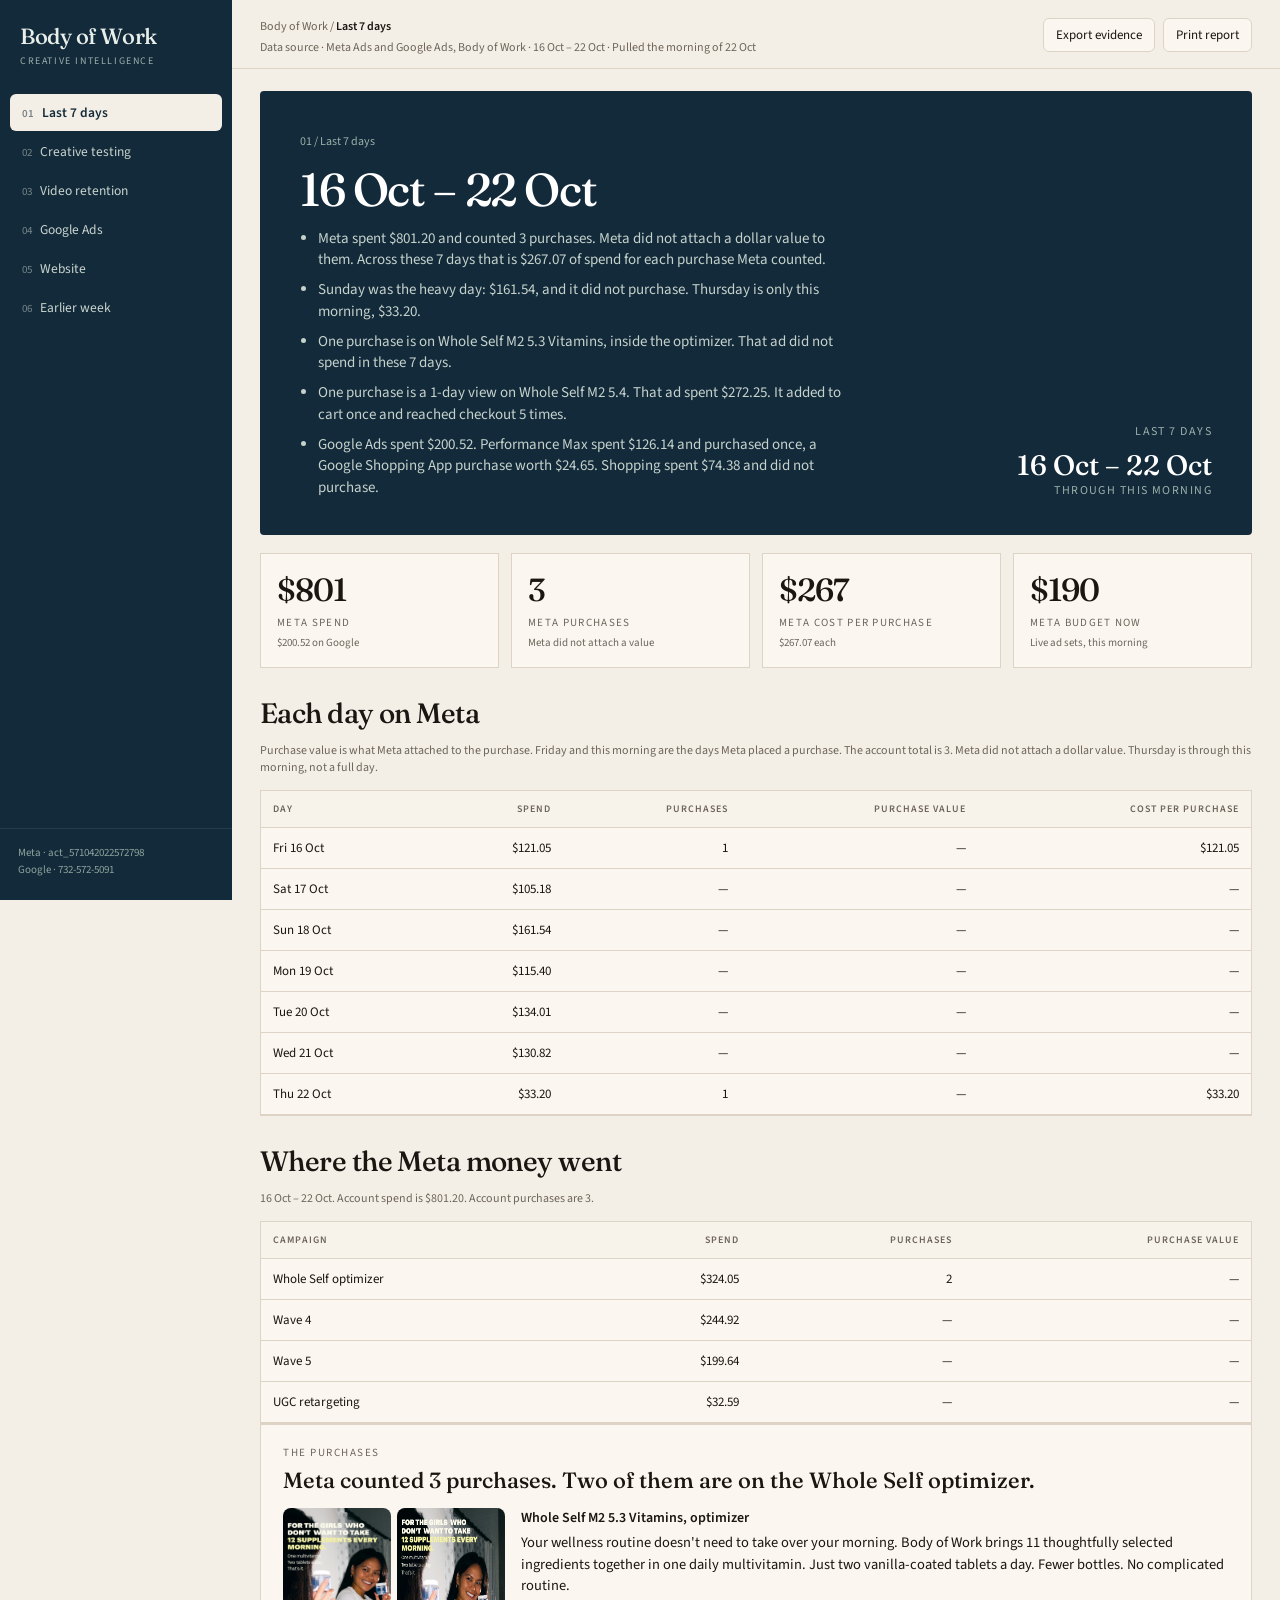
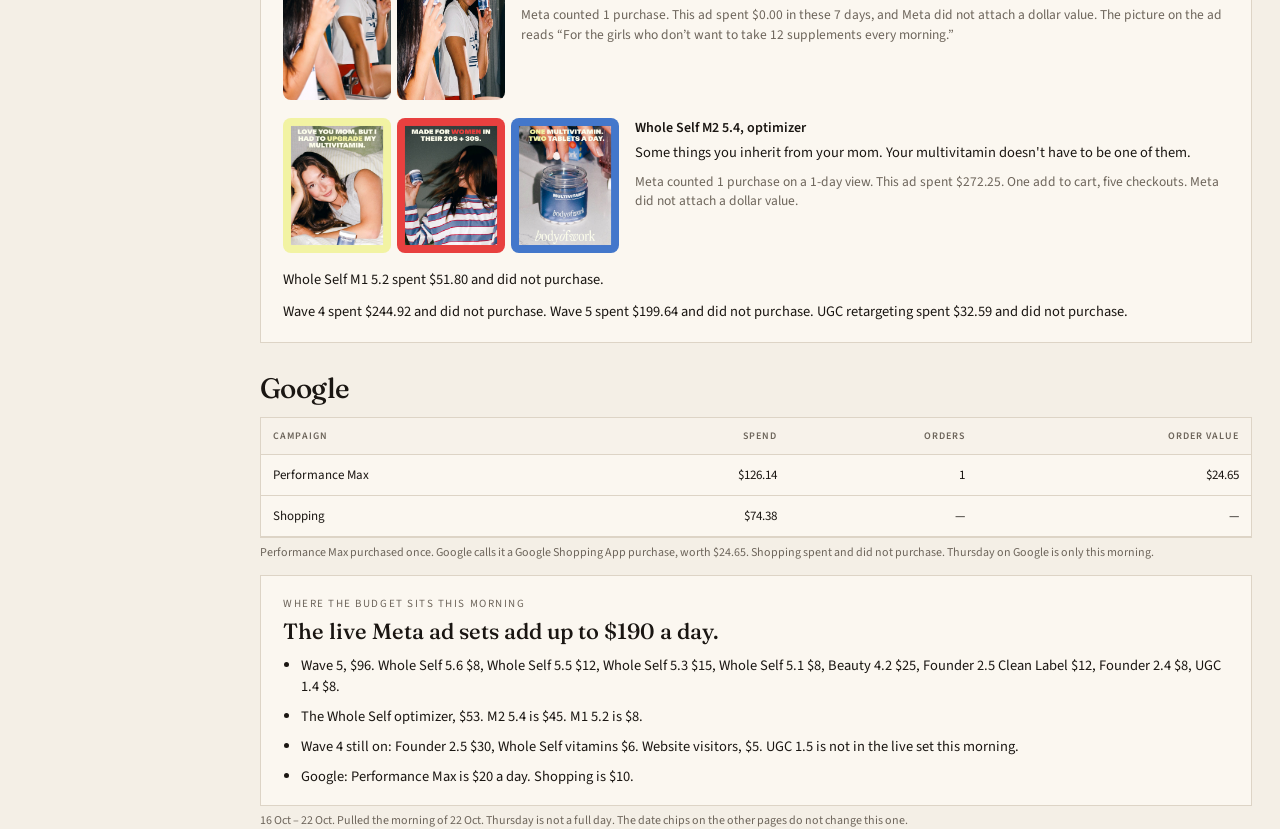
<file: index.html>
<!DOCTYPE html>
<html lang="en">
<head>
  <meta charset="UTF-8" />
  <meta name="viewport" content="width=device-width, initial-scale=1" />
  <title>Body of Work · Creative Intelligence</title>
  <meta http-equiv="Cache-Control" content="no-cache, no-store, must-revalidate" />
  <meta http-equiv="Pragma" content="no-cache" />
  <link rel="preconnect" href="https://fonts.googleapis.com" />
  <link rel="preconnect" href="https://fonts.gstatic.com" crossorigin />
  <link href="https://fonts.googleapis.com/css2?family=Fraunces:opsz,wght@9..144,400;9..144,500;9..144,600&family=Source+Sans+3:wght@400;500;600;700&display=swap" rel="stylesheet" />
  <link rel="stylesheet" href="styles.css?v=20261021a" />
</head>
<body>
  <aside class="sidebar">
    <div class="brand">
      <div class="mark">Body of Work</div>
      <div class="sub">Creative intelligence</div>
    </div>
    <nav class="nav" id="nav"></nav>
    <div class="sidebar-foot">
      Meta · act_571042022572798<br />
      Google · 732-572-5091
    </div>
  </aside>
  <div class="shell">
    <header class="topbar">
      <div>
        <div class="crumb">Body of Work / <strong id="crumb">Creative Intelligence</strong></div>
        <div class="meta-line" id="metaLine"></div>
      </div>
      <div class="top-actions">
        <div class="periods" id="periods"></div>
        <div class="custom-range hidden" id="customRange">
          <input type="date" id="fromDate" />
          <span>to</span>
          <input type="date" id="toDate" />
        </div>
        <button class="btn" id="exportBtn">Export evidence</button>
        <button class="btn" onclick="window.print()">Print report</button>
      </div>
    </header>
    <div class="stage">
      <main class="content" id="page"><p class="lede">Loading the last 7 days…</p></main>
      <aside class="inspector" id="inspector"></aside>
    </div>
  </div>
  <script src="app.js?v=20261022b"></script>
</body>
</html>
</file>
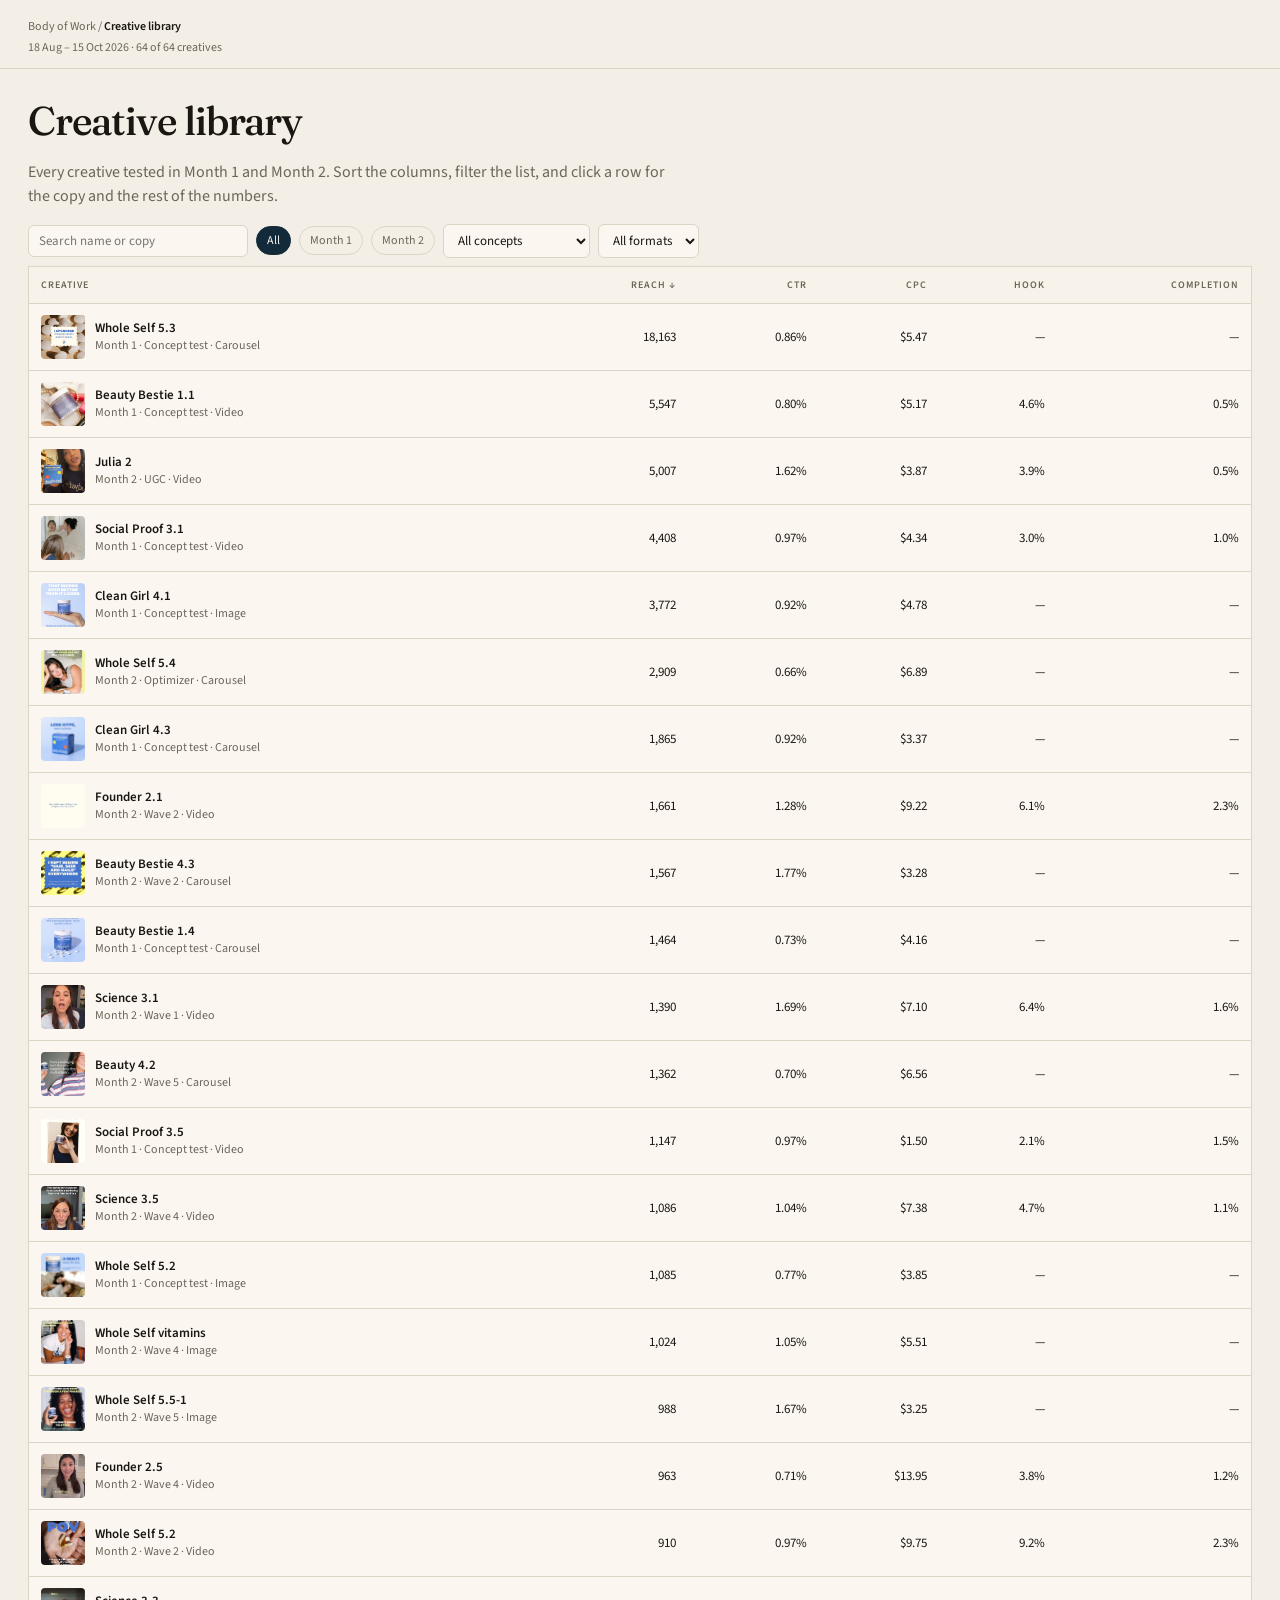
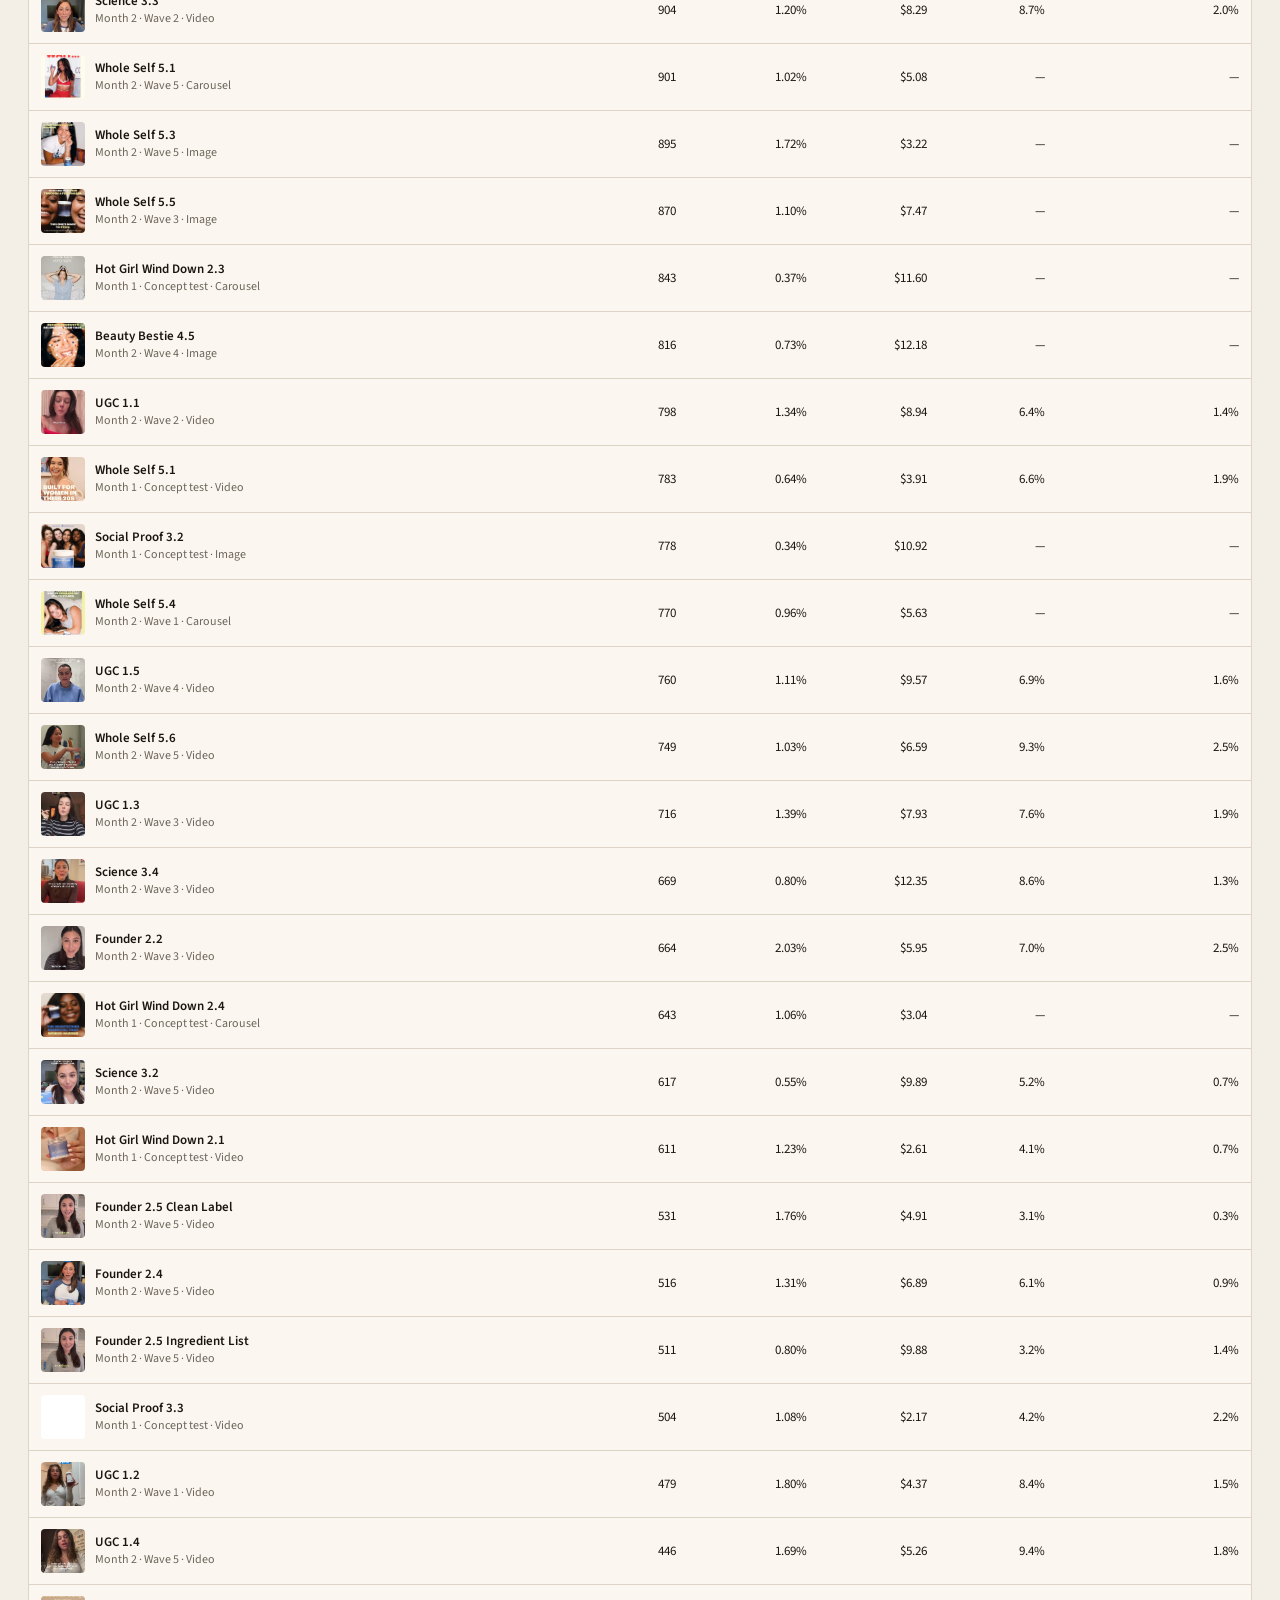
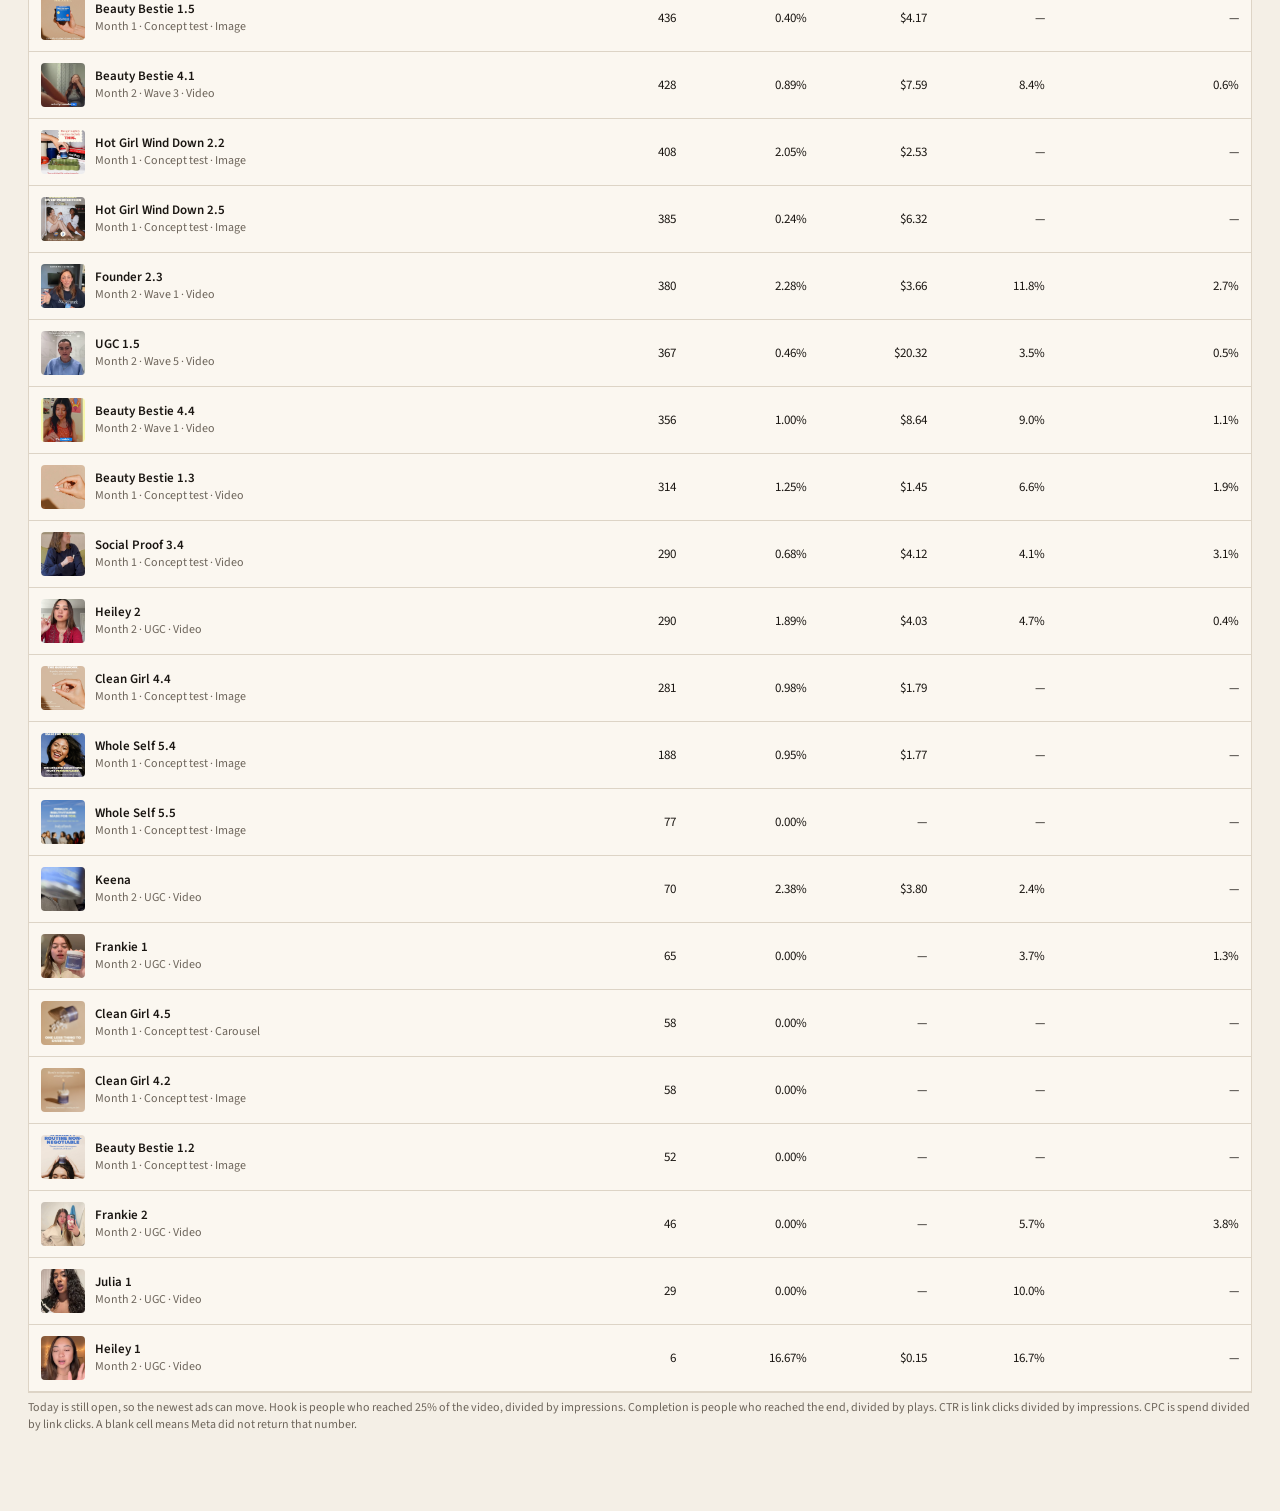
<file: creatives.html>
<!DOCTYPE html>
<html lang="en">
<head>
  <meta charset="UTF-8" />
  <meta name="viewport" content="width=device-width, initial-scale=1" />
  <title>Body of Work · Creative library</title>
  <link rel="preconnect" href="https://fonts.googleapis.com" />
  <link rel="preconnect" href="https://fonts.gstatic.com" crossorigin />
  <link href="https://fonts.googleapis.com/css2?family=Fraunces:opsz,wght@9..144,400;9..144,500;9..144,600&family=Source+Sans+3:wght@400;500;600;700&display=swap" rel="stylesheet" />
  <link rel="stylesheet" href="styles.css?v=20261015e" />
  <style>
    body.library-page { display: block; height: auto; min-height: 100%; }
    .library-page .topbar { position: sticky; top: 0; }
    .library-page .stage { min-height: calc(100vh - 74px); align-items: stretch; }
    .library-page h1 { font-size: 40px; }
    .filters { display: flex; flex-wrap: wrap; gap: 8px; align-items: center; margin: 14px 0 8px; }
    .filters input[type="search"], .filters select {
      border: 1px solid var(--line);
      background: var(--paper);
      color: var(--ink);
      border-radius: 6px;
      padding: 6px 10px;
      font-size: 13px;
    }
    .filters input[type="search"] { min-width: 220px; }
    .shot {
      width: 72px;
      height: 96px;
      object-fit: cover;
      border-radius: 6px;
      background: #111;
      display: block;
    }
    .library-page th button {
      appearance: none;
      background: none;
      border: 0;
      padding: 0;
      color: inherit;
      font: inherit;
      letter-spacing: inherit;
      text-transform: inherit;
      cursor: pointer;
    }
    .library-page th button:hover { color: var(--ink); }
    .library-page .inspector {
      display: block;
      position: sticky;
      top: 0;
      z-index: 8;
      height: 100vh;
      overflow: hidden;
      width: 0;
      padding: 0;
      border: 0;
      transition: width 0.28s ease;
    }
    .library-page .inspector.open {
      width: 380px;
      padding: 18px 16px 40px;
      border-left: 1px solid var(--line);
      overflow-y: auto;
    }
    .library-page .inspector .sheet { min-width: 320px; }
    .library-page .copy { white-space: pre-wrap; font-size: 14.5px; line-height: 1.5; margin: 8px 0 12px; }
    @media (max-width: 860px) {
      .library-page .inspector.open {
        position: fixed;
        top: 0;
        right: 0;
        bottom: 0;
        width: min(100%, 420px);
        z-index: 30;
        box-shadow: -12px 0 40px rgba(19, 42, 58, 0.16);
        display: block !important;
      }
    }
  </style>
</head>
<body class="library-page">
  <header class="topbar">
    <div>
      <div class="crumb">Body of Work / <strong>Creative library</strong></div>
      <div class="meta-line" id="metaLine">Loading the tests…</div>
    </div>
  </header>
  <div class="stage">
    <main class="content" id="page"></main>
    <aside class="inspector" id="inspector"></aside>
  </div>
  <script src="creatives.js?v=20261015a"></script>
</body>
</html>
</file>
<file: styles.css>
:root {
  --bg: #f4efe6;
  --bg-2: #ebe4d8;
  --paper: #fbf7f0;
  --navy: #132a3a;
  --navy-2: #1b3a4e;
  --ink: #1a1612;
  --muted: #6d655b;
  --line: #ddd4c6;
  --green: #d7ead9;
  --green-ink: #215c38;
  --gold: #c4a36a;
  --warn: #f0e2c4;
  --warn-ink: #7a5a18;
  --danger: #ead7d2;
  --accent: #2c6a56;
  --sidebar: 232px;
  --inspector: 340px;
  --serif: "Fraunces", "Iowan Old Style", Georgia, serif;
  --sans: "Source Sans 3", "Avenir Next", "Segoe UI", sans-serif;
}

* { box-sizing: border-box; }
html, body { margin: 0; height: 100%; }
body {
  font-family: var(--sans);
  color: var(--ink);
  background: var(--bg);
  display: flex;
  min-height: 100%;
}

button, input, select { font-family: inherit; }

.sidebar {
  width: var(--sidebar);
  background: var(--navy);
  color: #e8eee9;
  display: flex;
  flex-direction: column;
  flex-shrink: 0;
  min-height: 100vh;
  position: sticky;
  top: 0;
}
.brand { padding: 22px 20px 18px; }
.brand .mark {
  font-family: var(--serif);
  font-size: 22px;
  font-weight: 500;
  letter-spacing: -0.02em;
}
.brand .sub {
  margin-top: 4px;
  font-size: 10px;
  letter-spacing: 0.16em;
  text-transform: uppercase;
  color: #9bb0aa;
}
.nav { display: flex; flex-direction: column; padding: 8px 10px; gap: 2px; }
.nav button {
  appearance: none;
  background: transparent;
  border: 0;
  color: #c9d4ce;
  text-align: left;
  padding: 9px 12px;
  border-radius: 6px;
  font-size: 13.5px;
  cursor: pointer;
}
.nav button:hover { background: rgba(255,255,255,0.06); color: #fff; }
.nav button.active { background: #f4efe6; color: var(--navy); font-weight: 600; }
.nav .num { opacity: 0.55; margin-right: 8px; font-size: 11px; }
.sidebar-foot {
  margin-top: auto;
  padding: 16px 18px 22px;
  font-size: 11px;
  color: #8fa39c;
  line-height: 1.5;
  border-top: 1px solid rgba(255,255,255,0.08);
}

.shell { flex: 1; min-width: 0; display: flex; flex-direction: column; }
.topbar {
  display: flex;
  align-items: flex-start;
  justify-content: space-between;
  gap: 16px;
  padding: 18px 28px 12px;
  border-bottom: 1px solid var(--line);
  background: var(--bg);
  position: sticky;
  top: 0;
  z-index: 5;
}
.crumb { font-size: 12px; color: var(--muted); }
.crumb strong { color: var(--ink); font-weight: 600; }
.meta-line { margin-top: 4px; font-size: 12px; color: var(--muted); }
.top-actions { display: flex; gap: 8px; align-items: center; flex-wrap: wrap; justify-content: flex-end; }
.btn {
  border: 1px solid var(--line);
  background: var(--paper);
  color: var(--ink);
  padding: 7px 12px;
  border-radius: 6px;
  font-size: 13px;
  cursor: pointer;
}
.btn:hover { background: #fff; }
.btn.primary { background: var(--navy); color: #f4efe6; border-color: var(--navy); }
.btn.primary:hover { background: var(--navy-2); }

.periods { display: flex; gap: 6px; flex-wrap: wrap; align-items: center; }
.chip {
  border: 1px solid var(--line);
  background: transparent;
  color: var(--muted);
  padding: 5px 10px;
  border-radius: 999px;
  font-size: 12px;
  cursor: pointer;
}
.chip.active { background: var(--navy); color: #f4efe6; border-color: var(--navy); }
.custom-range { display: flex; gap: 6px; align-items: center; }
.custom-range input[type="date"] {
  border: 1px solid var(--line);
  background: var(--paper);
  padding: 4px 8px;
  border-radius: 6px;
  font-size: 12px;
}
.custom-range.hidden { display: none; }

.stage { display: flex; flex: 1; min-height: 0; }
.content { flex: 1; min-width: 0; padding: 22px 28px 64px; }
.inspector {
  width: var(--inspector);
  flex-shrink: 0;
  border-left: 1px solid var(--line);
  background: var(--paper);
  padding: 18px 16px 32px;
  display: none;
}
.inspector.open { display: block; overflow-y: auto; }
.inspector .media-video {
  width: 100%;
  aspect-ratio: 4 / 5;
  height: auto;
  object-fit: contain;
  border: 0;
  border-radius: 8px;
  background: #111;
  margin: 0 0 12px;
  display: block;
}
.inspector .media-still {
  width: 100%;
  height: auto;
  display: block;
  border-radius: 8px;
  margin: 0 0 8px;
  background: #111;
}
.inspector h3 { font-family: var(--serif); font-weight: 500; margin: 0 0 8px; font-size: 22px; }
.inspector .preview {
  width: 100%;
  aspect-ratio: 4/5;
  object-fit: cover;
  border-radius: 8px;
  background: var(--bg-2);
  margin-bottom: 12px;
}
.inspector .preview-frame {
  width: 100%;
  height: 480px;
  border: 0;
  border-radius: 8px;
  background: #111;
  margin-bottom: 12px;
}
.kvs { display: grid; grid-template-columns: 1fr 1fr; gap: 10px 12px; margin: 12px 0 16px; }
.kvs div { font-size: 12px; color: var(--muted); }
.kvs strong { display: block; color: var(--ink); font-size: 16px; font-weight: 600; margin-top: 2px; }
.close-x { float: right; border: 0; background: none; cursor: pointer; color: var(--muted); font-size: 18px; }

h1 {
  font-family: var(--serif);
  font-weight: 500;
  font-size: 42px;
  line-height: 1.12;
  letter-spacing: -0.03em;
  margin: 8px 0 10px;
}
h2 {
  font-family: var(--serif);
  font-weight: 500;
  font-size: 28px;
  margin: 28px 0 12px;
  letter-spacing: -0.02em;
}
h3 { font-size: 15px; margin: 0 0 8px; }
.lede { font-size: 16px; color: var(--muted); max-width: 640px; line-height: 1.5; }
.caption { font-size: 12px; color: var(--muted); margin: 6px 0 14px; }
.k {
  font-size: 11px;
  letter-spacing: 0.14em;
  text-transform: uppercase;
  color: var(--muted);
  margin-bottom: 6px;
}

.hero {
  background: var(--navy);
  color: #f4efe6;
  padding: 36px 40px;
  border-radius: 4px;
  display: grid;
  grid-template-columns: 1.5fr 0.9fr;
  gap: 24px;
  align-items: end;
}
.hero h1 { color: #fff; font-size: 46px; margin: 0 0 12px; }
.hero p { color: #c5d2cc; margin: 0; max-width: 520px; }
.hero ul { margin: 0; padding-left: 18px; max-width: 560px; }
.hero li { color: #c5d2cc; margin: 0 0 8px; font-size: 15px; line-height: 1.45; }
.hero li:last-child { margin-bottom: 0; }
.hero .when { text-align: right; font-size: 12px; letter-spacing: 0.12em; text-transform: uppercase; color: #9bb0aa; }
.hero .when b { display: block; font-family: var(--serif); font-size: 28px; letter-spacing: 0; text-transform: none; color: #fff; font-weight: 500; margin-top: 8px; }

.kpi-row {
  display: grid;
  grid-template-columns: repeat(5, 1fr);
  gap: 0;
  border-bottom: 1px solid var(--line);
  margin: 8px 0 22px;
}
.kpi-row.six { grid-template-columns: repeat(6, 1fr); }
.kpi.muted .v { color: var(--muted); }
.kpi { padding: 18px 8px 16px 0; }
.kpi .v { font-size: 28px; font-weight: 500; letter-spacing: -0.03em; }
.kpi .l { font-size: 11px; letter-spacing: 0.12em; text-transform: uppercase; color: var(--muted); margin-top: 4px; }

.score-grid {
  display: grid;
  grid-template-columns: repeat(4, 1fr);
  gap: 12px;
  margin: 18px 0 28px;
}
.test-grid { display: grid; grid-template-columns: repeat(5, minmax(0, 1fr)); gap: 10px; margin: 8px 0 28px; }
.test-card { background: var(--paper); border: 1px solid var(--line); cursor: pointer; }
.test-card.paused { opacity: 0.78; }
.test-card .thumb { width: 100%; height: 148px; object-fit: cover; display: block; background: var(--bg-2); }
.test-body { padding: 12px 12px 14px; }
.test-card .flag { font-size: 10px; letter-spacing: 0.14em; text-transform: uppercase; color: var(--muted); }
.test-card h3 { font-family: var(--serif); font-size: 18px; font-weight: 500; margin: 4px 0 2px; }
.test-card .sub { font-size: 12px; color: var(--muted); }
.test-metrics { display: grid; grid-template-columns: repeat(3, 1fr); gap: 6px; margin-top: 10px; }
.test-metrics b { display: block; font-family: var(--serif); font-size: 18px; font-weight: 500; }
.test-metrics span { font-size: 10px; letter-spacing: 0.08em; text-transform: uppercase; color: var(--muted); }

.score-grid.ten { grid-template-columns: repeat(5, 1fr); }
.score-grid.funnel { grid-template-columns: repeat(4, 1fr); }
.score-grid.squares { grid-template-columns: repeat(4, minmax(0, 1fr)); gap: 10px; }
.score {
  background: var(--paper);
  border: 1px solid var(--line);
  padding: 18px 16px 16px;
  min-height: 96px;
}
.score-grid.squares .score {
  aspect-ratio: 1;
  min-height: 0;
  display: flex;
  flex-direction: column;
  justify-content: center;
  padding: 16px 16px 18px;
}
.score-grid.compact { grid-template-columns: repeat(5, minmax(0, 1fr)); gap: 8px; margin: 8px 0 14px; }
.score-grid.compact.four { grid-template-columns: repeat(4, minmax(0, 1fr)); }
.score-grid.compact .score { aspect-ratio: auto; min-height: 0; padding: 10px 12px 11px; }
.score-grid.compact .v { font-size: 22px; }
.score-grid.compact .l { margin-top: 4px; letter-spacing: 0.08em; }
.score-grid.compact .h { margin-top: 3px; }
.band { margin-top: 4px; }
.band h3 {
  font-family: var(--sans);
  font-size: 12px;
  font-weight: 600;
  letter-spacing: 0.14em;
  text-transform: uppercase;
  color: var(--muted);
  margin: 0;
}
.score .v { font-family: var(--serif); font-size: 32px; font-weight: 500; letter-spacing: -0.03em; line-height: 1.1; }
.score .l { font-size: 11px; letter-spacing: 0.12em; text-transform: uppercase; color: var(--muted); margin-top: 8px; }
.score .h { font-size: 11px; color: var(--muted); margin-top: 6px; line-height: 1.35; }
.score.muted .v { color: var(--muted); }

.flow { display: grid; gap: 10px; margin: 8px 0 28px; }
.flow-top { display: grid; grid-template-columns: 1fr 1fr 1.35fr; gap: 10px; }
.flow-card {
  background: var(--paper);
  border: 1px solid var(--line);
  padding: 18px 18px 16px;
  min-height: 210px;
  display: flex;
  flex-direction: column;
}
.flow-card .step {
  font-family: var(--serif);
  font-size: 28px;
  line-height: 1;
  color: var(--accent);
}
.flow-card h3 {
  font-family: var(--serif);
  font-size: 22px;
  font-weight: 500;
  margin: 10px 0 8px;
}
.flow-card > p { margin: 0; font-size: 14.5px; line-height: 1.45; }
.pills { display: flex; flex-direction: column; gap: 8px; margin-top: 14px; }
.pill {
  background: var(--bg);
  border: 1px solid var(--line);
  padding: 8px 10px 9px;
  font-size: 14px;
  line-height: 1.3;
}
.pill b {
  display: block;
  font-size: 10px;
  letter-spacing: 0.12em;
  text-transform: uppercase;
  color: var(--muted);
  font-weight: 600;
  margin-bottom: 2px;
}
.pill span, .camp-list span {
  display: block;
  font-family: ui-monospace, SFMono-Regular, Menlo, monospace;
  font-size: 11px;
  line-height: 1.4;
  word-break: break-word;
}
.camp-list { list-style: none; margin: 14px 0 0; padding: 0; display: flex; flex-direction: column; gap: 8px; }
.camp-list b {
  display: block;
  font-size: 10px;
  letter-spacing: 0.12em;
  text-transform: uppercase;
  color: var(--muted);
  font-weight: 600;
  margin-bottom: 2px;
}
.month-pane .camp-list b { color: #c4a36a; }
.month-pane .camp-list span { color: #f4efe6; }
.flow-card.sales { min-height: 0; }
.month-split { display: grid; grid-template-columns: 1fr 1fr; gap: 10px; margin-top: 16px; }
.month-pane { background: var(--navy); color: #f4efe6; padding: 18px 18px 16px; min-height: 180px; }
.month-pane .k { font-size: 11px; letter-spacing: 0.14em; text-transform: uppercase; color: #c4a36a; }
.month-pane h4 { font-family: var(--serif); font-size: 26px; font-weight: 500; margin: 6px 0 8px; }
.month-pane p { margin: 0; color: #e4ece8; font-size: 14.5px; line-height: 1.5; }
.month-pane.now { outline: 2px solid var(--gold); outline-offset: -2px; }

.insight-block { margin: 8px 0 28px; }
.insight-grid { display: grid; grid-template-columns: 1fr 1fr; gap: 16px; }
.insight {
  background: var(--paper);
  border: 1px solid var(--line);
  padding: 20px 22px 18px;
}
.insight.wide { grid-column: 1 / -1; }
.insight h3 {
  font-family: var(--serif);
  font-size: 22px;
  font-weight: 500;
  margin: 0 0 10px;
}
.insight p { margin: 0 0 10px; color: var(--ink); font-size: 14.5px; line-height: 1.55; }
.insight p:last-child { margin-bottom: 0; }
.insight .k { font-size: 11px; letter-spacing: 0.14em; text-transform: uppercase; color: var(--muted); margin-bottom: 6px; }
.insight ul { margin: 0; padding-left: 18px; }
.insight li { margin: 0 0 8px; font-size: 14.5px; line-height: 1.5; color: var(--ink); }
.insight li:last-child { margin-bottom: 0; }
.buy-list { display: flex; flex-direction: column; gap: 18px; margin: 14px 0 16px; }
.buy-card {
  display: grid;
  grid-template-columns: max-content minmax(0, 1fr);
  column-gap: 16px;
  align-items: start;
}
.buy-shots { display: flex; gap: 6px; }
.buy-shots img {
  width: 148px;
  max-width: 100%;
  height: auto;
  flex: 0 0 auto;
  border-radius: 8px;
  display: block;
  background: #111;
}
.buy-shots.row img { width: 108px; }
.buy-card .name { font-weight: 600; font-size: 14px; margin: 0 0 4px; }
.buy-card .copy { margin: 0 0 8px; font-size: 14.5px; line-height: 1.5; }
.buy-card .stat { margin: 0; font-size: 13.5px; line-height: 1.45; color: var(--muted); }

.signal-grid { display: grid; grid-template-columns: repeat(3, 1fr); gap: 16px; }
.signal {
  background: var(--paper);
  border: 1px solid var(--line);
  padding: 18px;
  min-height: 140px;
}
.signal .k { font-size: 11px; letter-spacing: 0.14em; text-transform: uppercase; color: var(--muted); }
.signal h3 { font-family: var(--serif); font-size: 26px; font-weight: 500; margin: 8px 0; }
.signal p { margin: 0; color: var(--muted); font-size: 14px; }

.table-wrap { overflow: auto; border: 1px solid var(--line); background: var(--paper); }
table { width: 100%; border-collapse: collapse; font-size: 13px; }
th, td { text-align: left; padding: 11px 12px; border-bottom: 1px solid var(--line); vertical-align: middle; }
th { font-size: 10px; letter-spacing: 0.1em; text-transform: uppercase; color: var(--muted); font-weight: 600; background: #f7f2ea; position: sticky; top: 0; }
td.num, th.num { text-align: right; font-variant-numeric: tabular-nums; }
tr:hover td { background: #f3eee4; }
tr.selected td { background: var(--green); }
tr { cursor: pointer; }
table.plain tr { cursor: default; }

.ad-cell { display: flex; gap: 10px; align-items: center; min-width: 220px; }
.ad-cell img, .thumb {
  width: 44px; height: 44px; object-fit: cover; border-radius: 4px; background: var(--bg-2); flex-shrink: 0;
}
.ad-cell .name, td .name { font-weight: 600; }
.ad-cell .sub, td .sub { font-size: 12px; color: var(--muted); }

.status {
  display: inline-block;
  font-size: 11px;
  padding: 3px 8px;
  border-radius: 999px;
  background: var(--bg-2);
  color: var(--muted);
  white-space: nowrap;
}
.status.promising { background: var(--green); color: var(--green-ink); }
.status.mixed { background: var(--warn); color: var(--warn-ink); }
.status.needs { background: #e4ebe8; color: #35564a; }
.status.thin { background: #ece7df; color: #7a7368; }

.age-row { display: grid; grid-template-columns: 90px 1fr 160px; gap: 12px; align-items: center; margin: 10px 0; }
.age-track { height: 28px; background: var(--bg-2); position: relative; }
.age-fill { height: 100%; background: var(--navy); }
.age-row:first-of-type .age-fill { background: var(--accent); }
.age-meta { font-size: 12px; color: var(--muted); text-align: right; }

.bundle { border: 1px solid var(--line); background: var(--paper); margin: 0 0 14px; }
.bundle-head {
  display: grid;
  grid-template-columns: 1.4fr repeat(5, 0.7fr) auto;
  gap: 8px;
  padding: 16px 18px;
  align-items: center;
  cursor: pointer;
}
.bundle-head h3 { font-family: var(--serif); font-size: 26px; font-weight: 500; margin: 0; }
.bundle-head .statv { font-size: 18px; font-weight: 600; }
.bundle-head .statl { font-size: 11px; color: var(--muted); text-transform: uppercase; letter-spacing: 0.08em; }
.bundle.conversion .bundle-head { background: var(--green); }
.bundle-body { display: none; border-top: 1px solid var(--line); }
.bundle.open .bundle-body { display: block; }

.bars { display: flex; flex-direction: column; gap: 8px; }
.sort-row {
  display: flex;
  flex-wrap: wrap;
  gap: 6px;
  align-items: center;
  margin: 4px 0 10px;
}
.sort-row select {
  border: 1px solid var(--line);
  background: var(--paper);
  color: var(--ink);
  padding: 5px 10px;
  border-radius: 6px;
  font-size: 13px;
}
.sort-label {
  font-size: 11px;
  letter-spacing: 0.12em;
  text-transform: uppercase;
  color: var(--muted);
  margin-right: 4px;
}
.bar-row { display: grid; grid-template-columns: 52px 1fr; gap: 10px; align-items: center; }
.bar-row img { width: 52px; height: 36px; object-fit: cover; border-radius: 3px; background: var(--bg-2); }
.bar-stack { display: flex; height: 18px; background: var(--bg-2); width: 100%; }
.bar-stack span { display: block; height: 100%; }
.seg-hook { background: #1f4b63; }
.seg-hold { background: #3d7a68; }
.seg-ctr { background: #c4a36a; }

.funnel { display: flex; flex-direction: column; gap: 6px; margin: 10px 0 16px; }
.funnel .frow { display: grid; grid-template-columns: 1fr auto; font-size: 12px; }
.funnel .ftrack { height: 8px; background: var(--bg-2); margin-top: 2px; grid-column: 1 / -1; }
.funnel .ffill { height: 100%; background: var(--navy); }

.ph {
  width: 44px; height: 44px; border-radius: 4px;
  background: #d9cbb8; color: #5c4e3d; display: grid; place-items: center;
  font-size: 11px; font-weight: 700; flex-shrink: 0;
}

.callout {
  border-left: 3px solid var(--accent);
  padding: 10px 14px;
  background: var(--paper);
  color: var(--muted);
  font-size: 14px;
  margin: 12px 0 20px;
}

.story { margin-top: 8px; }
.story-intro { max-width: 780px; margin: 32px 0 4px; }
.story-intro h2 {
  font-family: var(--serif);
  font-weight: 500;
  font-size: 34px;
  letter-spacing: -0.03em;
  line-height: 1.15;
  margin: 6px 0 16px;
}
.story-intro p { margin: 0 0 12px; color: var(--muted); font-size: 16px; line-height: 1.6; }
.story-intro p:last-child { margin-bottom: 0; color: var(--ink); }

.story-toc {
  display: grid;
  grid-template-columns: repeat(6, 1fr);
  gap: 0;
  margin: 8px 0 8px;
  border-top: 1px solid var(--line);
  border-bottom: 1px solid var(--line);
}
.story-toc span {
  padding: 14px 12px 14px 0;
  font-size: 12px;
  letter-spacing: 0.04em;
  color: var(--muted);
}
.story-toc span + span { border-left: 1px solid var(--line); padding-left: 14px; }
.story-toc b {
  display: block;
  font-family: var(--serif);
  font-size: 15px;
  font-weight: 500;
  color: var(--gold);
  margin-bottom: 2px;
}
.trio .cell.lead .who { color: #fff; }
.plan li::before {
  content: "–";
  color: var(--gold);
  margin-right: 10px;
}

.proof-row {
  display: grid;
  grid-template-columns: repeat(4, 1fr);
  margin: 22px 0 28px;
  border-top: 1px solid var(--line);
  border-bottom: 1px solid var(--line);
}
.proof-row.five { grid-template-columns: repeat(5, 1fr); }
.proof { padding: 20px 18px 18px 0; }
.proof + .proof { border-left: 1px solid var(--line); padding-left: 18px; }
.proof .v {
  font-family: var(--serif);
  font-size: 36px;
  font-weight: 500;
  letter-spacing: -0.03em;
  line-height: 1.05;
}
.proof .l {
  font-size: 11px;
  letter-spacing: 0.12em;
  text-transform: uppercase;
  color: var(--muted);
  margin-top: 8px;
}
.proof .n { font-size: 12px; color: var(--muted); margin-top: 5px; line-height: 1.4; }

.chapter {
  display: grid;
  grid-template-columns: 52px 1fr;
  gap: 8px 28px;
  padding: 36px 0;
  border-top: 1px solid var(--line);
}
.chapter .ch-num {
  font-family: var(--serif);
  font-size: 20px;
  color: var(--gold);
  padding-top: 6px;
}
.chapter h3 {
  font-family: var(--serif);
  font-size: 26px;
  font-weight: 500;
  letter-spacing: -0.02em;
  margin: 0 0 16px;
  max-width: 820px;
  line-height: 1.2;
}
.chapter > .ch-body > p {
  margin: 0 0 12px;
  font-size: 14.5px;
  line-height: 1.55;
  max-width: 760px;
}

.trio {
  display: grid;
  grid-template-columns: 1.2fr 1fr 1fr;
  gap: 12px;
  margin: 4px 0 16px;
}
.trio .cell {
  background: var(--paper);
  border: 1px solid var(--line);
  padding: 16px 18px 18px;
}
.trio .cell.lead {
  background: var(--navy);
  border-color: var(--navy);
  color: #f4efe6;
}
.trio .cell.lead .k { color: #9bb0aa; }
.trio .cell.lead p { color: #c5d2cc; }
.trio .who {
  font-family: var(--serif);
  font-size: 22px;
  font-weight: 500;
  margin: 4px 0 8px;
}
.trio p { margin: 0; font-size: 13.5px; line-height: 1.5; color: var(--muted); }

.place-grid {
  display: grid;
  grid-template-columns: 1fr 1fr;
  gap: 12px;
  margin: 4px 0 16px;
}
.place {
  background: var(--paper);
  border: 1px solid var(--line);
  padding: 16px 18px;
}
.place strong { display: block; font-size: 14px; margin-bottom: 6px; }
.place p { margin: 0; font-size: 13.5px; color: var(--muted); line-height: 1.5; }

.rank { margin: 4px 0 16px; }
.rank-row {
  display: grid;
  grid-template-columns: 36px 1fr;
  gap: 12px;
  padding: 13px 0;
  border-bottom: 1px solid var(--line);
}
.rank-row.lead {
  background: var(--paper);
  border: 1px solid var(--line);
  padding: 16px 18px;
  margin-bottom: 6px;
}
.rank-row .rn { font-family: var(--serif); font-size: 18px; color: var(--gold); }
.rank-row h4 { margin: 0 0 4px; font-size: 15px; font-weight: 600; }
.rank-row p { margin: 0; font-size: 13.5px; color: var(--muted); line-height: 1.5; }

.exec {
  display: grid;
  grid-template-columns: 1fr 1fr;
  gap: 12px;
  margin: 4px 0 16px;
}
.exec .cell {
  background: var(--paper);
  border: 1px solid var(--line);
  padding: 16px 18px;
}
.exec .k { margin-bottom: 4px; }
.exec .quote {
  font-family: var(--serif);
  font-size: 18px;
  font-weight: 500;
  margin: 4px 0 0;
  line-height: 1.3;
}

.funnel-facts {
  display: grid;
  grid-template-columns: repeat(4, 1fr);
  gap: 8px 16px;
  margin: 4px 0 16px;
  padding: 8px 0 4px;
}
.funnel-facts .v {
  font-family: var(--serif);
  font-size: 28px;
  font-weight: 500;
  letter-spacing: -0.03em;
}
.funnel-facts .l {
  font-size: 11px;
  letter-spacing: 0.1em;
  text-transform: uppercase;
  color: var(--muted);
  margin-top: 4px;
  line-height: 1.35;
}

.plan {
  display: grid;
  grid-template-columns: 1fr 1fr;
  grid-template-rows: repeat(4, auto);
  grid-auto-flow: column;
  gap: 0 32px;
  margin: 0;
  padding: 0;
  list-style: none;
}
.plan li {
  padding: 12px 0;
  border-bottom: 1px solid var(--line);
  font-size: 14.5px;
  line-height: 1.5;
}

.achieve {
  border-left: 3px solid var(--accent);
  background: var(--green);
  color: var(--green-ink);
  padding: 12px 16px;
  font-size: 13.5px;
  line-height: 1.5;
}
.achieve strong { font-weight: 600; }

.takeaway {
  background: var(--navy);
  color: #f4efe6;
  padding: 32px 36px;
  margin-top: 28px;
  border-radius: 4px;
}
.takeaway .k { color: #9bb0aa; }
.takeaway h3 {
  font-family: var(--serif);
  font-size: 28px;
  font-weight: 500;
  color: #fff;
  margin: 8px 0 12px;
  max-width: 720px;
  line-height: 1.2;
}
.takeaway p { margin: 0; color: #c5d2cc; max-width: 740px; font-size: 15px; line-height: 1.55; }

@media (max-width: 1100px) {
  .kpi-row, .signal-grid, .score-grid, .insight-grid, .flow-top, .month-split, .bundle-head,
  .proof-row, .place-grid, .exec, .funnel-facts, .plan, .story-toc { grid-template-columns: 1fr 1fr; }
  .story-toc span + span { border-left: 0; padding-left: 0; border-top: 1px solid var(--line); }
  .plan { grid-template-rows: none; grid-auto-flow: row; }
  .trio { grid-template-columns: 1fr; }
  .chapter { grid-template-columns: 1fr; gap: 4px; }
  .hero { grid-template-columns: 1fr; }
  .hero .when { text-align: left; }
  .inspector { display: none !important; }
}

@media (max-width: 720px) {
  .proof-row, .trio, .place-grid, .exec, .funnel-facts, .plan, .score-grid, .flow-top, .month-split, .story-toc { grid-template-columns: 1fr; }
  .score-grid.squares, .score-grid.compact, .score-grid.compact.four, .test-grid { grid-template-columns: 1fr 1fr; }
  .flow-card, .month-pane { min-height: 0; }
  .proof + .proof { border-left: 0; padding-left: 0; border-top: 1px solid var(--line); }
  .creative-card, .buy-card { grid-template-columns: 1fr; }
  .buy-shots { flex-wrap: wrap; }
  .buy-shots img, .buy-shots.row img { width: 108px; }
  .creative-media iframe.preview-frame { width: 100%; max-width: 280px; }
}

.periods.is-locked { display: none; }

.wave-section { margin: 8px 0 36px; }
.wave-head {
  display: flex;
  justify-content: space-between;
  gap: 24px;
  align-items: flex-end;
  padding: 8px 0 14px;
  border-bottom: 1px solid var(--line);
}
.wave-head h2 { margin: 0 0 6px; }
.wave-head .caption { margin: 0 0 4px; }
.wave-kpis { display: flex; gap: 22px; flex-shrink: 0; }
.wave-kpis .v { font-size: 20px; font-weight: 600; font-variant-numeric: tabular-nums; }
.wave-kpis .l { font-size: 11px; letter-spacing: 0.08em; text-transform: uppercase; color: var(--muted); }
.creative-card {
  display: grid;
  grid-template-columns: 220px 1fr;
  gap: 22px;
  padding: 22px 0;
  border-bottom: 1px solid var(--line);
  cursor: pointer;
}
.creative-card:hover { background: #f7f2ea; }
.creative-media iframe.preview-frame {
  width: 220px;
  height: 390px;
  margin: 0;
  display: block;
  background: #111;
}
.card-kicker { display: flex; gap: 10px; align-items: center; margin-bottom: 8px; }
.card-kicker .caption { margin: 0; }
.creative-card h3 {
  font-family: var(--serif);
  font-weight: 500;
  font-size: 28px;
  margin: 0;
}
.card-title { margin-top: 4px; font-size: 13px; color: var(--muted); }
.creative-card .copy {
  font-size: 15.5px;
  line-height: 1.5;
  margin: 10px 0 16px;
  max-width: 62ch;
}
.fact-grid { display: flex; flex-wrap: wrap; gap: 14px 22px; }
.fact-grid .v { font-weight: 600; font-variant-numeric: tabular-nums; font-size: 15px; }
.fact-grid .l { font-size: 11px; letter-spacing: 0.08em; text-transform: uppercase; color: var(--muted); margin-top: 2px; }

@media (max-width: 860px) {
  .wave-head { flex-direction: column; align-items: flex-start; }
  .creative-card { grid-template-columns: 1fr; }
}
</file>
